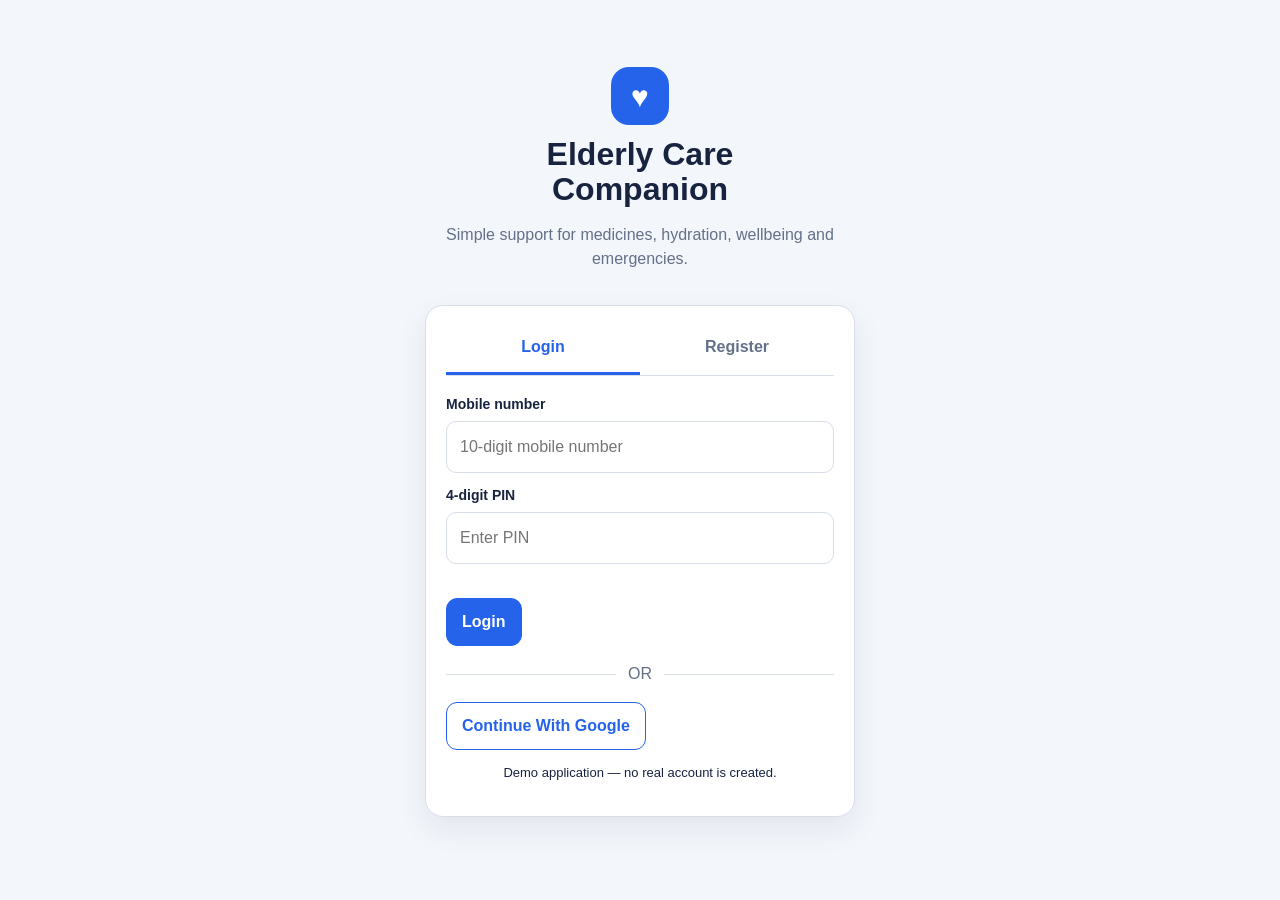
<file: index.html>
<!doctype html>
<html lang="en">
<head>
  <meta charset="UTF-8">
  <meta name="viewport" content="width=device-width, initial-scale=1.0">
  <meta name="description" content="Elderly Care Companion - a simple elderly-friendly health and medicine companion demo">
  <title>Elderly Care Companion</title>
  <link rel="stylesheet" href="style.css">
</head>
<body>
  <main id="app">
    <section id="authScreen" class="screen">
      <div class="brand">
        <div class="brand-icon">♥</div>
        <h1>Elderly Care<br>Companion</h1>
        <p>Simple support for medicines, hydration, wellbeing and emergencies.</p>
      </div>
      <div class="card auth-card">
        <div class="tabs">
          <button class="tab active" data-auth="login">Login</button>
          <button class="tab" data-auth="register">Register</button>
        </div>
        <div id="nameField" class="field hidden"><label>Your name</label><input id="nameInput" type="text" placeholder="Enter your name"></div>
        <div class="field"><label>Mobile number</label><input id="phoneInput" inputmode="numeric" maxlength="10" placeholder="10-digit mobile number"></div>
        <div class="field"><label>4-digit PIN</label><input id="pinInput" type="password" inputmode="numeric" maxlength="4" placeholder="Enter PIN"></div>
        <div id="authError" class="error"></div>
        <button id="authBtn" class="primary">Login</button>
        <div class="or"><span>OR</span></div>
        <button id="googleBtn" class="secondary">Continue With Google</button>
        <p class="small center">Demo application — no real account is created.</p>
      </div>
    </section>

    <section id="appScreen" class="hidden app-shell">
      <header class="topbar">
        <div><span class="eyebrow">ELDERLY CARE</span><h1>Companion</h1></div>
        <button id="logoutBtn" class="icon-btn" title="Log out">↪</button>
      </header>

      <div class="content">
        <section id="homeView" class="view active-view">
          <div class="greeting"><h2 id="greeting">Good evening</h2><p id="userGreeting">Here is your care summary for today.</p></div>
          <div class="stats">
            <div class="stat"><span>Medicines</span><strong id="statMeds">0/0</strong></div>
            <div class="stat"><span>Water</span><strong id="statWater">0/8</strong></div>
            <div class="stat"><span>Feeling</span><strong id="statFeeling">—</strong></div>
          </div>
          <div class="card insight"><div class="card-title"><span>✨</span><h3>Care Insight</h3></div><p id="insightText"></p><button class="text-btn" data-view="chat">Ask the care assistant →</button></div>
          <div class="card"><div class="card-title"><span>💊</span><h3>Today's medicines</h3></div><div id="medicineProgress" class="small muted"></div><div class="progress"><i id="medicineBar"></i></div><div id="todayMedicineList" class="list"></div></div>
          <div class="card"><div class="card-title"><span>🙂</span><h3>How are you feeling?</h3></div><div class="feeling-buttons"><button data-feeling="Good" class="good">Good</button><button data-feeling="Okay" class="secondary">Okay</button><button data-feeling="Not well" class="danger">Not well</button></div><p id="feelingMessage" class="muted"></p></div>
          <div class="card"><div class="card-title"><span>💧</span><h3>Water today</h3></div><div class="water-control"><button id="waterMinus" class="round">−</button><strong id="waterText">0 of 8 glasses</strong><button id="waterPlus" class="primary small-btn">+ Glass</button></div></div>
        </section>

        <section id="medsView" class="view">
          <div class="page-heading"><h2>Medicine Reminders</h2><p>Add and track your daily medicines.</p></div>
          <div class="card"><h3>Add reminder</h3><div class="field"><label>Medicine name</label><input id="medicineName" placeholder="e.g. BP tablet"></div><div class="field"><label>Dosage</label><input id="medicineDose" placeholder="e.g. 1 tablet"></div><div class="field"><label>Time</label><input id="medicineTime" type="time"></div><button id="addMedicine" class="primary">Save Reminder</button><div id="medicineMsg" class="success"></div></div>
          <div class="card"><h3>Saved reminders</h3><div id="allMedicineList" class="list"></div></div>
        </section>

        <section id="chatView" class="view">
          <div class="page-heading"><h2>AI Care Assistant</h2><p>Simple general health information — not a doctor.</p></div>
          <div class="card chat-card"><div id="chatLog" class="chat-log"><div class="bubble bot">Hello! Ask me about medicines, food, sleep, exercise, hydration or general wellbeing.</div></div><div class="chat-input"><input id="chatInput" placeholder="Type your question..."><button id="sendChat" class="primary small-btn">Send</button></div><div class="quick-actions"><button class="secondary" data-question="What should I eat today?">Food</button><button class="secondary" data-question="Tips for better sleep">Sleep</button><button class="secondary" data-question="Why do my knees hurt?">Pain</button><button class="secondary" data-question="How much water should I drink?">Water</button></div></div>
          <div class="warning">For serious symptoms such as chest pain, breathing trouble, stroke signs, fainting or severe bleeding, call <strong>112</strong> or use SOS.</div>
        </section>

        <section id="sosView" class="view">
          <div class="page-heading"><h2>Emergency SOS</h2><p>Use this demo to simulate alerting a family contact.</p></div>
          <a href="tel:112" class="danger call-btn">☎ Call 112 now</a>
          <div class="card sos-card"><button id="sosButton" class="sos">SOS</button><p><strong>Press the button to send an emergency alert.</strong></p><p class="small muted">This project simulates the alert. It does not actually notify emergency services.</p><div id="sosStatus" class="success"></div></div>
          <div class="card"><h3>Family contact</h3><div class="field"><label>Name</label><input id="familyName" placeholder="Family member"></div><div class="field"><label>Mobile number</label><input id="familyPhone" inputmode="numeric" maxlength="10" placeholder="10-digit number"></div><button id="saveFamily" class="primary">Save Contact</button><div id="familyMsg" class="success"></div></div>
        </section>

        <section id="alertsView" class="view">
          <div class="page-heading"><h2>Alerts</h2><p>Missed medicines and emergency activity.</p></div>
          <div id="alertsList"></div>
        </section>
      </div>

      <nav class="bottom-nav">
        <button class="nav-item active" data-view="home">⌂<span>Home</span></button>
        <button class="nav-item" data-view="meds">💊<span>Medicines</span></button>
        <button class="nav-item" data-view="chat">💬<span>Assistant</span></button>
        <button class="nav-item" data-view="sos">🆘<span>SOS</span></button>
        <button class="nav-item" data-view="alerts">🔔<span>Alerts</span><b id="alertBadge" class="badge hidden">0</b></button>
      </nav>
    </section>
  </main>
  <script src="script.js"></script>
</body>
</html>
</file>
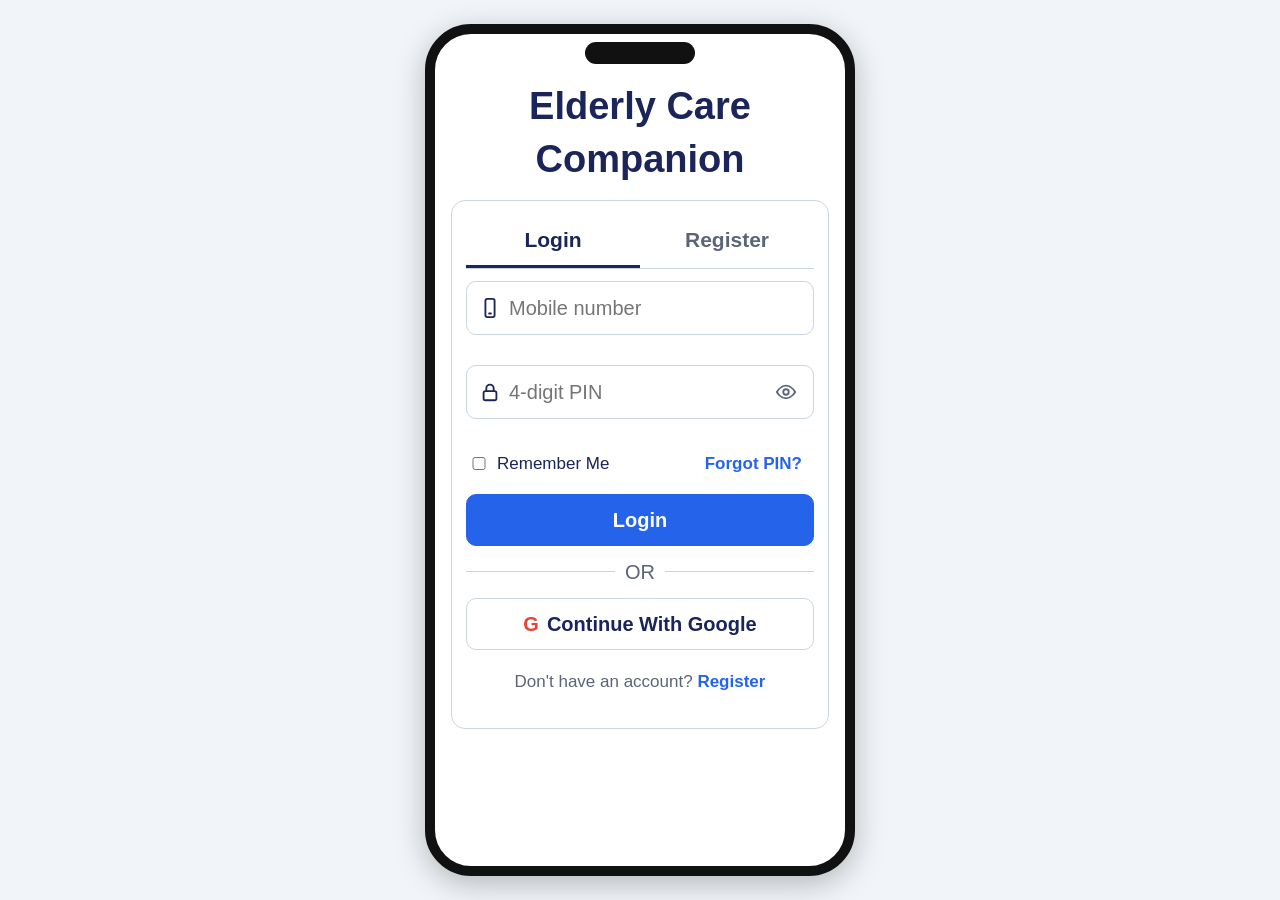
<file: original_referrence.html>
<!doctype html>
<html lang="en">
<head>
<meta charset="utf-8">
<meta name="viewport" content="width=device-width, initial-scale=1, viewport-fit=cover">
<title>Elderly Care Companion</title>
<style>
:root{--fs:18px;--bg:#fff;--card:#fff;--tx:#1b2559;--mu:#5b6478;--bd:#cbd5e1;--pri:#2563eb;--on:#fff;--ok:#16803c;--er:#dc2626;--wa:#f59e0b;--soft:#f1f5f9;box-sizing:border-box}
@media (prefers-color-scheme:dark){:root:not([data-theme="light"]){--bg:#0e1621;--card:#17222f;--tx:#f1f5f9;--mu:#b6c2d1;--bd:#475569;--pri:#6ea0ff;--on:#06143a;--ok:#4cc38a;--er:#ff8a7a;--soft:#1f2c3b}}
:root[data-theme="dark"]{--bg:#0e1621;--card:#17222f;--tx:#f1f5f9;--mu:#b6c2d1;--bd:#475569;--pri:#6ea0ff;--on:#06143a;--ok:#4cc38a;--er:#ff8a7a;--soft:#1f2c3b}
*{box-sizing:border-box}html,body{margin:0;height:100%}
body{background:var(--bg);color:var(--tx);font:var(--fs)/1.4 Arial,'Helvetica Neue',sans-serif}
#app{position:relative;max-width:430px;height:100%;margin:0 auto;display:flex;flex-direction:column;background:var(--bg);overflow:hidden}
.notch{display:none}
@media (min-width:600px){body{height:auto;padding:24px 0;background:var(--soft)}#app{height:min(860px,calc(100vh - 48px));border:10px solid #111;border-radius:46px;box-shadow:0 8px 30px rgba(0,0,0,.25)}.notch{display:block;position:absolute;top:8px;left:50%;width:110px;height:22px;margin-left:-55px;background:#111;border-radius:12px;z-index:6}.scr{padding-top:22px}}
.scr{flex:1;overflow:auto;padding:16px 16px 20px;padding-top:max(16px,env(safe-area-inset-top,0px))}
#home{flex:1;min-height:0;display:flex;flex-direction:column}
h1{font-size:1.6em;text-align:center;margin:10px 0 14px;font-weight:700}h2{font-size:1.1em;margin:0 0 8px}
.brand{font-size:1.9em;margin-top:30px}
.card{background:var(--card);border:1.5px solid var(--bd);border-radius:14px;padding:14px;margin-bottom:12px}
.dash{border-style:dashed}
.tabs{display:flex;border-bottom:1.5px solid var(--bd);margin-bottom:12px}.tab{flex:1;background:none;border:0;border-bottom:3px solid transparent;border-radius:0;color:var(--mu);min-height:46px;font-size:1.05em}.tab.on{color:var(--tx);border-bottom-color:var(--tx)}
.fld{display:flex;align-items:center;gap:8px;border:1.5px solid var(--bd);border-radius:10px;padding:0 12px;background:var(--card);margin-top:10px}.fld input{border:0;background:none;padding:12px 0;min-height:50px}.fld:focus-within{border-color:var(--pri)}.fld.bad{border-color:var(--er)}
.fld button{width:auto;min-height:40px;padding:4px;border:0;background:none;color:var(--mu)}
input{width:100%;font:inherit;color:var(--tx);background:var(--card);border:1.5px solid var(--bd);border-radius:10px;padding:12px;min-height:50px}
.fld input:focus-visible{outline:none}
input.bad{border-color:var(--er)}
.msg{color:var(--er);font-weight:700;font-size:.85em;min-height:1.2em}.msg.ok{color:var(--ok)}
.ic,.nav svg,.tri{width:22px;height:22px;fill:none;stroke:currentColor;stroke-width:2;stroke-linecap:round;stroke-linejoin:round;flex:none}
.tri{width:34px;height:34px}
button,.btn{font:inherit;font-weight:700;min-height:52px;padding:10px 16px;border-radius:10px;border:1.5px solid var(--pri);background:var(--pri);color:var(--on);width:100%;display:flex;align-items:center;justify-content:center;gap:8px;cursor:pointer;text-decoration:none}
.alt{background:var(--card);color:var(--pri)}.good{background:var(--ok);border-color:var(--ok);color:#fff}.danger{background:var(--er);border-color:var(--er);color:#fff}
.sm{width:auto;min-height:44px;padding:6px 12px}
button:focus-visible,input:focus-visible,a:focus-visible{outline:3px solid var(--wa);outline-offset:2px}
button:disabled{opacity:.75}
.sp{display:inline-block;width:1em;height:1em;border:3px solid currentColor;border-top-color:transparent;border-radius:50%;animation:s 1s linear infinite;vertical-align:middle}
@keyframes s{to{transform:rotate(360deg)}}@keyframes pl{50%{transform:scale(1.1);opacity:.75}}
@media (prefers-reduced-motion:reduce){.sp,.pulse{animation:none}}
.row{display:flex;gap:10px;align-items:center;justify-content:space-between}
.or{display:flex;align-items:center;gap:10px;color:var(--mu);margin:12px 0}.or:before,.or:after{content:"";flex:1;border-top:1.5px solid var(--bd)}
.kp{display:grid;grid-template-columns:repeat(3,1fr);gap:8px;margin-bottom:12px}.kp div{border:1.5px solid var(--bd);border-radius:12px;padding:10px 6px;text-align:center;font-size:.8em;color:var(--mu)}.kp b{display:block;font-size:1.4em;color:var(--tx)}
.med{display:flex;gap:10px;align-items:center;justify-content:space-between;padding:10px 0;border-top:1px solid var(--bd)}.med:first-child{border-top:0}.med b{display:block}.mu{color:var(--mu)}.done{color:var(--ok);font-weight:700}
table{width:100%;border-collapse:collapse;font-size:.85em}th,td{border:1.5px solid var(--bd);padding:6px;text-align:left}th{background:var(--soft)}
.pb{height:16px;border-radius:8px;background:var(--soft);border:1.5px solid var(--bd);overflow:hidden}.pb i{display:block;height:100%;background:var(--ok);width:0;transition:width .3s}
#mpb{background:var(--pri);border-color:var(--pri);height:22px}#mpb i{background:#fff}
.al{display:flex;gap:10px;align-items:center}
.nav{display:flex;border-top:1.5px solid var(--bd);background:var(--card);padding-bottom:env(safe-area-inset-bottom,0px)}
.nav button{border:0;border-radius:0;background:transparent;color:var(--mu);flex:1;font-size:.65em;min-height:58px;padding:6px 2px;flex-direction:column;gap:2px;position:relative}
.nav button[aria-current="page"]{color:var(--pri);box-shadow:inset 0 3px 0 var(--pri)}
.bdg{background:var(--er);color:#fff;border-radius:10px;font-size:11px;padding:0 6px;position:absolute;top:4px;right:10px}
.sosbtn{width:190px;height:190px;border-radius:50%;font-size:2.4em;margin:12px auto;touch-action:none;user-select:none;-webkit-user-select:none}
.big{display:flex;align-items:center;justify-content:center;border-radius:50%;width:190px;height:190px;margin:12px auto;font-size:3em;color:#fff;background:var(--er)}
.pulse{animation:pl 1.4s ease-in-out infinite}
#log{max-height:42vh;overflow:auto}
.bub{padding:10px 12px;border-radius:14px;margin:8px 0;max-width:94%;white-space:pre-wrap;overflow-wrap:anywhere}
.me{background:var(--pri);color:var(--on);margin-left:auto}.bot{background:var(--soft);border:1.5px solid var(--bd)}
.warn{background:var(--card);border:3px solid var(--er);max-width:100%}
.chips{display:grid;grid-template-columns:1fr 1fr;gap:8px}.chips button{font-size:.85em;min-height:46px}
.toast{position:fixed;left:12px;right:12px;top:calc(12px + env(safe-area-inset-top,0px));max-width:400px;margin:0 auto;background:var(--wa);color:#000;padding:12px;border-radius:12px;font-weight:700;z-index:9}
[hidden]{display:none!important}

</style>
</head>
<body>
<div id="app">
<div class="notch"></div>
<div class="scr" id="login">
  <h1 class="brand">Elderly Care<br>Companion</h1>
  <div class="card">
    <div class="tabs"><button class="tab on" data-tab="login">Login</button><button class="tab" data-tab="reg">Register</button></div>
    <div id="nmw" hidden><div class="fld" id="nmf"><svg class="ic" viewBox="0 0 24 24"><circle cx="12" cy="8" r="4"/><path d="M4 21c0-4 4-6 8-6s8 2 8 6"/></svg><input id="nm" aria-label="Your name" placeholder="Your name" autocomplete="given-name"></div><div class="msg" id="nme" role="alert"></div></div>
    <div class="fld"><svg class="ic" viewBox="0 0 24 24"><rect x="7" y="2" width="10" height="20" rx="2"/><path d="M11 18h2"/></svg><input id="ph" aria-label="Mobile number" inputmode="numeric" autocomplete="tel" placeholder="Mobile number"></div><div class="msg" id="pe" role="alert"></div>
    <div class="fld"><svg class="ic" viewBox="0 0 24 24"><rect x="5" y="11" width="14" height="10" rx="2"/><path d="M8 11V8a4 4 0 0 1 8 0v3"/></svg><input id="pin" type="password" aria-label="4-digit PIN" inputmode="numeric" maxlength="4" placeholder="4-digit PIN"><button id="eye" aria-label="Show or hide PIN"><svg class="ic" viewBox="0 0 24 24"><path d="M2 12s4-7 10-7 10 7 10 7-4 7-10 7S2 12 2 12z"/><circle cx="12" cy="12" r="3"/></svg></button></div><div class="msg" id="ne" role="alert"></div>
    <div class="row" style="margin:6px 0 12px"><label style="display:flex;gap:6px;align-items:center;font-size:.85em"><input type="checkbox" style="width:18px;min-height:0"> Remember Me</label><button class="sm alt" id="forgot" style="border:0;background:none;font-size:.85em;min-height:36px">Forgot PIN?</button></div>
    <button id="lg">Login</button>
    <div class="or">OR</div>
    <button class="alt" id="goog" style="color:var(--tx);border-color:var(--bd)"><b style="color:#ea4335">G</b> Continue With Google</button>
    <p class="mu" style="text-align:center;font-size:.85em">Don't have an account? <button class="sm alt" id="toReg" style="display:inline;border:0;background:none;min-height:30px;padding:0;width:auto;font-size:1em">Register</button></p>
  </div>
</div>

<div id="home" hidden>
<div class="scr">
  <section id="v-home">
    <h1>Elderly Care Companion</h1>
    <div class="mu" id="hi" style="text-align:center;margin:-8px 0 12px"></div>
    <div class="kp"><div>Medicines<b id="k1"></b></div><div>Water<b id="k2"></b></div><div>Feeling<b id="k3"></b></div></div>
    <div class="card"><h2>AI Generated Insight</h2><div id="insight"></div><button class="alt" data-go="chat" style="margin-top:10px">Ask a health question</button></div>
    <div class="card"><h2>Today's medicines</h2><div id="prog" class="mu"></div><div class="pb" aria-hidden="true"><i id="pbar"></i></div><div id="todayList" style="margin-top:6px"></div></div>
    <div class="card"><h2>How are you feeling?</h2><div class="row" style="flex-wrap:wrap"><button class="good sm" data-feel="good">Good</button><button class="alt sm" data-feel="okay">Okay</button><button class="danger sm" data-feel="bad">Not well</button></div><div id="feel" class="mu" style="margin-top:8px"></div></div>
    <div class="card"><h2>Water today</h2><div class="row"><button class="alt sm" id="wm" aria-label="Remove a glass">-</button><b id="wt"></b><button class="sm" id="wp" aria-label="Add a glass">+ Glass</button></div></div>
    <div class="card"><div class="row"><b>Text size</b><span style="display:flex;gap:8px"><button class="alt sm" id="fm" aria-label="Smaller text">A-</button><button class="alt sm" id="fp" aria-label="Larger text">A+</button></span></div></div>
    <button class="alt" id="out">Log out</button>
  </section>

  <section id="v-meds" hidden>
    <h1>Medicine Reminders</h1>
    <div class="card dash"><h2>Add reminder</h2>
      <input id="mn" aria-label="Medicine name" placeholder="Medicine name"><div class="msg" id="mne" role="alert"></div>
      <input id="md" aria-label="Dosage" placeholder="Dosage, e.g. 1 tablet"><div class="msg" id="mde" role="alert"></div>
      <input id="mt" type="time" aria-label="Time"><div class="msg" id="mte" role="alert"></div>
      <button id="ms">Save Reminder</button>
      <div class="pb" id="mpb" hidden style="margin-top:12px"><i id="mpi"></i></div>
      <div class="msg" id="mpt" style="text-align:center;color:var(--pri)"></div>
      <div class="msg ok" id="mok" role="status" style="text-align:center"></div>
    </div>
    <div class="card"><h2>Saved Reminders</h2><div id="allList"></div></div>
  </section>

  <section id="v-chat" hidden>
    <h1>AI Care Assistant</h1>
    <div class="card"><div class="row"><input id="ci" aria-label="Your question" placeholder="Ask anything about your health..." style="flex:1"><button class="sm" id="cs">Send</button></div>
      <div class="row" style="margin-top:8px"><button class="alt sm" id="mic">Speak</button><label style="display:flex;gap:6px;align-items:center;font-size:.85em"><input type="checkbox" id="rd" style="width:18px;min-height:0"> Read aloud</label></div></div>
    <div class="card"><h2>AI Generated Insight</h2><div id="log" aria-live="polite"><div class="bub bot">Hello! Ask me about your health, food, sleep, exercise or medicines. I will answer in simple words.</div></div><p class="mu" style="font-size:.8em;margin:6px 0 0">General information only, not a doctor. For serious symptoms call 112.</p></div>
    <div class="card"><h2>Quick Actions</h2><div class="chips" id="chips"></div></div>
  </section>

  <section id="v-sos" hidden>
    <h1>Emergency</h1>
    <a class="btn danger" href="tel:112" style="margin-bottom:12px">Call 112 now</a>
    <div class="card" style="text-align:center">
      <div id="sIdle"><button class="sosbtn danger" id="sos" aria-label="SOS. Press and hold for 3 seconds">SOS</button><b>Press and hold for 3 seconds</b><div class="pb" style="margin:12px 0"><i id="hold" style="background:var(--er)"></i></div><button class="alt" id="sosNow">Or tap here to send SOS now</button></div>
      <div id="sLoad" hidden role="status"><div class="big pulse"><span class="sp" style="width:60px;height:60px;border-width:6px"></span></div><b>Alerting your family...</b><div id="steps" style="text-align:left;margin-top:10px"></div></div>
      <div id="sDone" hidden role="status"><div class="big" style="background:var(--ok)">&#10003;</div><h2 class="done">Family Notified</h2><div>Help is on the way</div><button class="alt" id="sosAgain" style="margin-top:12px">Back</button></div>
      <p class="mu" style="font-size:.8em">Demo: the alert is simulated. In a real emergency call 112.</p>
    </div>
    <div class="card"><h2>Family contact</h2>
      <input id="fn" aria-label="Family member name" placeholder="Name"><input id="fp2" aria-label="Family mobile number" inputmode="numeric" placeholder="Mobile number" style="margin-top:8px"><div class="msg" id="fe" role="alert"></div>
      <button id="fs">Save contact</button><a class="btn good" id="fc" href="#" hidden style="margin-top:10px">Call family</a>
    </div>
  </section>

  <section id="v-alerts" hidden><h1>Alerts</h1><div id="alist"></div></section>
</div>
<div class="nav" role="navigation" aria-label="Main">
  <button data-go="home" aria-current="page"><svg viewBox="0 0 24 24"><path d="M3 11l9-8 9 8M5 10v10h14V10M10 20v-6h4v6"/></svg>Home</button>
  <button data-go="meds"><svg viewBox="0 0 24 24"><rect x="2" y="8" width="20" height="8" rx="4" transform="rotate(-45 12 12)"/><path d="M9 15l6-6"/></svg>Medicines</button>
  <button data-go="chat"><svg viewBox="0 0 24 24"><path d="M4 4h16v12H9l-5 4z"/></svg>AI</button>
  <button data-go="sos"><svg viewBox="0 0 24 24"><circle cx="12" cy="12" r="9"/><path d="M12 7v10M7 12h10"/></svg>SOS</button>
  <button data-go="alerts"><svg viewBox="0 0 24 24"><path d="M6 16v-5a6 6 0 0 1 12 0v5l2 2H4zM10 21h4"/></svg>Alerts<span class="bdg" id="bdg" hidden></span></button>
</div>
</div>
<div class="toast" id="toast" role="alert" hidden></div>
</div>
<script>
(function(){
var $=function(s){return document.querySelector(s)},$$=function(s){return document.querySelectorAll(s)};
var day=new Date().toDateString();
var S={user:null,name:'',day:day,fs:20,water:0,feel:'',fam:{n:'',p:''},meds:[{id:1,name:'BP tablet',dose:'1 tablet',time:'08:00',taken:false},{id:2,name:'Vitamin D',dose:'1 capsule',time:'13:00',taken:false}],log:[],dis:[]};
try{var r=JSON.parse(localStorage.getItem('ecc2')||'null');if(r){S=Object.assign(S,r);if(r.day!==day){S.day=day;S.log=[];S.dis=[];S.water=0;S.feel='';S.meds.forEach(function(m){m.taken=false})}}}catch(e){}
function save(){try{localStorage.setItem('ecc2',JSON.stringify(S))}catch(e){}}
function esc(t){var d=document.createElement('div');d.textContent=t;return d.innerHTML}
function pad(n){return (n<10?'0':'')+n}
function hm(){var d=new Date();return pad(d.getHours())+':'+pad(d.getMinutes())}
function t12(t){var p=t.split(':'),h=+p[0];return ((h%12)||12)+':'+p[1]+(h<12?' AM':' PM')}
function sorted(){return S.meds.slice().sort(function(a,b){return a.time<b.time?-1:1})}
function toast(t){var e=$('#toast');e.textContent=t;e.hidden=false;clearTimeout(toast.t);toast.t=setTimeout(function(){e.hidden=true},8000)}
function speak(t){try{speechSynthesis.cancel();var u=new SpeechSynthesisUtterance(t);u.rate=.9;speechSynthesis.speak(u)}catch(e){}}
function setFs(){document.documentElement.style.setProperty('--fs',S.fs+'px')}
setFs();

/* login */
function chk(){var n=$('#nm').value.trim(),p=$('#ph').value.replace(/\s/g,''),k=$('#pin').value;
 var a=(reg&&!n)?'Please enter your name':'',b=!p?'Please enter your mobile number':!/^\d{10}$/.test(p)?'Enter a valid 10-digit number':'',c=!k?'Please enter your PIN':!/^\d{4}$/.test(k)?'PIN must be 4 digits':'';
 $('#nme').textContent=a;$('#nm').classList.toggle('bad',!!a);$('#pe').textContent=b;$('#ph').classList.toggle('bad',!!b);$('#ne').textContent=c;$('#pin').classList.toggle('bad',!!c);return !a&&!b&&!c}
var touched=false;
['#nm','#ph','#pin'].forEach(function(s){$(s).oninput=function(){if(touched)chk()}});
$('#lg').onclick=function(){touched=true;if(!chk())return;var b=this;b.disabled=true;b.innerHTML='<span class="sp"></span> Logging In...';
 setTimeout(function(){b.className='good';b.innerHTML='&#10003; '+(reg?'Account Created':'Login Successful');
  setTimeout(function(){S.user=$('#ph').value.replace(/\s/g,'');S.name=$('#nm').value.trim()||S.name;save();b.disabled=false;b.className='';b.textContent=reg?'Register':'Login';enter()},800)},1200)};
$('#out').onclick=function(){S.user=null;save();$('#home').hidden=true;$('#login').hidden=false;$('#pin').value='';touched=false;['#nme','#pe','#ne'].forEach(function(s){$(s).textContent=''})};
function enter(){$('#login').hidden=true;$('#home').hidden=false;go('home')}

/* nav */
function go(v){['home','meds','chat','sos','alerts'].forEach(function(x){$('#v-'+x).hidden=x!==v});
 $$('.nav button').forEach(function(b){if(b.dataset.go===v)b.setAttribute('aria-current','page');else b.removeAttribute('aria-current')});draw();$('.scr:not([hidden])').scrollTop=0}
document.addEventListener('click',function(e){
 var g=e.target.closest('[data-go]');if(g){go(g.dataset.go);return}
 var t=e.target.closest('[data-take]'),d=e.target.closest('[data-del]'),f=e.target.closest('[data-feel]'),x=e.target.closest('[data-dis]');
 if(t){S.meds.forEach(function(m){if(m.id==t.dataset.take)m.taken=true});save();draw()}
 if(d){S.meds=S.meds.filter(function(m){return m.id!=d.dataset.del});save();draw()}
 if(x){S.dis.push(x.dataset.dis+day);save();alerts()}
 if(f){S.feel=f.dataset.feel;save();draw();if(S.feel==='bad'){go('chat');ask('I am not feeling well today.')}}});
$('#fp').onclick=function(){S.fs=Math.min(30,S.fs+2);setFs();save()};$('#fm').onclick=function(){S.fs=Math.max(16,S.fs-2);setFs();save()};
$('#wp').onclick=function(){S.water=Math.min(20,S.water+1);save();draw()};$('#wm').onclick=function(){S.water=Math.max(0,S.water-1);save();draw()};

/* draw */
function medRow(m,del){return '<div class="med"><div><b>'+esc(m.name)+'</b><span class="mu">'+esc(m.dose)+' &middot; '+t12(m.time)+'</span></div>'+
 (del?'<button class="alt sm" data-del="'+m.id+'" aria-label="Delete '+esc(m.name)+'">Delete</button>':(m.taken?'<span class="done">&#10003; Taken</span>':'<button class="good sm" data-take="'+m.id+'">Taken</button>'))+'</div>'}
function draw(){
 var h=new Date().getHours();$('#hi').textContent=(h<12?'Good morning':h<17?'Good afternoon':'Good evening')+(S.name?', '+S.name:'');
 var l=sorted(),t=l.filter(function(m){return m.taken}).length;
 $('#prog').textContent=l.length?t+' of '+l.length+' taken':'No reminders yet';$('#pbar').style.width=(l.length?100*t/l.length:0)+'%';
 $('#todayList').innerHTML=l.map(function(m){return medRow(m,false)}).join('')||'<span class="mu">Add a reminder in Medicines.</span>';
 $('#allList').innerHTML=l.length?'<table><tr><th>Medicine</th><th>Dose</th><th>Time</th><th>Action</th></tr>'+l.map(function(m){return '<tr><td>'+esc(m.name)+'</td><td>'+esc(m.dose)+'</td><td>'+t12(m.time)+'</td><td><button class="alt sm" data-del="'+m.id+'" aria-label="Delete '+esc(m.name)+'">Delete</button></td></tr>'}).join('')+'</table>':'<span class="mu">Nothing saved yet.</span>';
 $('#wt').textContent=S.water+' of 8 glasses';$('#k1').textContent=t+'/'+l.length;$('#k2').textContent=S.water+'/8';$('#k3').textContent=S.feel==='good'?'Good':S.feel==='okay'?'Okay':S.feel==='bad'?'Not well':'-';var nx0=l.filter(function(m){return !m.taken})[0];$('#insight').textContent=(l.length?'You have taken '+t+' of '+l.length+' medicines today. '+(nx0?'Next: '+nx0.name+' at '+t12(nx0.time)+'.':'All done, well done!'):'Add your medicine reminders to get started.')+' Water: '+S.water+' of 8 glasses.';
 $('#feel').textContent=S.feel==='good'?'Glad you are feeling good!':S.feel==='okay'?'Take it easy and drink some water.':S.feel==='bad'?'Ask the companion or use SOS if serious.':'';
 $('#fn').value=S.fam.n;$('#fp2').value=S.fam.p;var c=$('#fc');c.hidden=!S.fam.p;if(S.fam.p){c.href='tel:'+S.fam.p;c.textContent='Call '+(S.fam.n||'family')}
 alerts()}

/* medicines */
function vm(){var n=$('#mn').value.trim(),d=$('#md').value.trim(),t=$('#mt').value;
 var a=n?'':'Please enter the medicine name',b=d?'':'Please enter the dosage',c=t?'':'Please choose a time';
 $('#mne').textContent=a;$('#mn').classList.toggle('bad',!!a);$('#mde').textContent=b;$('#md').classList.toggle('bad',!!b);$('#mte').textContent=c;$('#mt').classList.toggle('bad',!!c);return !a&&!b&&!c}
var mt=false;['#mn','#md','#mt'].forEach(function(s){$(s).oninput=function(){if(mt)vm()}});
$('#ms').onclick=function(){mt=true;$('#mok').textContent='';if(!vm())return;var b=this,p=0;b.disabled=true;b.innerHTML='<span class="sp"></span> Saving Reminder...';$('#mpb').hidden=false;
 var iv=setInterval(function(){p+=20;$('#mpi').style.width=p+'%';$('#mpt').textContent=p+'%';if(p>=100){clearInterval(iv);
  var tm=$('#mt').value;S.meds.push({id:Date.now(),name:$('#mn').value.trim(),dose:$('#md').value.trim(),time:tm,taken:false});save();
  $('#mok').textContent='\u2713 Reminder saved. We will remind you at '+t12(tm);
  $('#mn').value=$('#md').value=$('#mt').value='';mt=false;['#mne','#mde','#mte'].forEach(function(s){$(s).textContent=''});['#mn','#md','#mt'].forEach(function(s){$(s).classList.remove('bad')});
  b.disabled=false;b.textContent='Save Reminder';setTimeout(function(){$('#mpb').hidden=true;$('#mpi').style.width=0},900);draw()}},250)};
var fired={};
setInterval(function(){var n=hm();S.meds.forEach(function(m){var k=m.id+day;if(!m.taken&&m.time===n&&!fired[k]&&!$('#home').hidden){fired[k]=1;var s='Time to take your '+m.name+', '+m.dose;toast(s);speak(s)}});alerts()},15000);

/* SOS */
var hs=0,hr=0;
function setHold(){var p=Math.min(100,(Date.now()-hs)/30);$('#hold').style.width=p+'%';if(p>=100){stopHold();fire()}else hr=requestAnimationFrame(setHold)}
function startHold(){if(hs)return;hs=Date.now();hr=requestAnimationFrame(setHold)}
function stopHold(){cancelAnimationFrame(hr);hs=0;$('#hold').style.width=0}
var sb=$('#sos');sb.addEventListener('pointerdown',function(e){e.preventDefault();startHold()});
['pointerup','pointerleave','pointercancel'].forEach(function(ev){sb.addEventListener(ev,stopHold)});
sb.addEventListener('keydown',function(e){if((e.key===' '||e.key==='Enter')&&!e.repeat){e.preventDefault();startHold()}});sb.addEventListener('keyup',stopHold);
$('#sosNow').onclick=fire;
function fire(){$('#sIdle').hidden=true;$('#sDone').hidden=true;$('#sLoad').hidden=false;
 var st=['Getting your location','Sending message to '+(S.fam.n||'family'),'Calling contact'];
 $('#steps').innerHTML=st.map(function(s,j){return '<div id="st'+j+'">&bull; '+esc(s)+'</div>'}).join('');
 st.forEach(function(s,j){setTimeout(function(){var e=$('#st'+j);if(e){e.className='done';e.innerHTML='&#10003; '+esc(s)}},900*(j+1))});
 setTimeout(function(){$('#sLoad').hidden=true;$('#sDone').hidden=false;S.log.push({x:'SOS sent (demo) at '+t12(hm())});save();alerts()},900*4)}
$('#sosAgain').onclick=function(){$('#sDone').hidden=true;$('#sIdle').hidden=false};
$('#fs').onclick=function(){var p=$('#fp2').value.replace(/\s/g,''),ok=/^\d{10}$/.test(p);$('#fe').textContent=ok?'':'Enter a valid 10-digit number';$('#fp2').classList.toggle('bad',!ok);
 if(ok){S.fam={n:$('#fn').value.trim(),p:p};save();$('#fe').className='msg ok';$('#fe').textContent='\u2713 Contact saved';draw();setTimeout(function(){$('#fe').className='msg';$('#fe').textContent=''},2000)}else $('#fe').className='msg'};

/* alerts */
function alerts(){var n=hm(),items=[];
 S.meds.forEach(function(m){if(!m.taken&&m.time<n)items.push({k:'m'+m.id,c:'er',h:'Missed medicine',x:m.name+' ('+m.dose+') was due at '+t12(m.time)})});
 S.log.forEach(function(l,i){items.push({k:'l'+i,c:'er',h:'SOS',x:l.x})});
 items=items.filter(function(a){return S.dis.indexOf(a.k+day)<0});
 var b=$('#bdg');b.hidden=!items.length;b.textContent=items.length;
 $('#alist').innerHTML=items.map(function(a){return '<div class="card al"><svg class="tri" viewBox="0 0 24 24" style="color:var(--'+a.c+')"><path d="M12 3l10 18H2z"/><path d="M12 10v5M12 18v.5"/></svg><div style="flex:1"><b>'+a.h+'</b><div>'+esc(a.x)+'</div></div><button class="alt sm" data-dis="'+a.k+'">Dismiss</button></div>'}).join('')||'<div class="card">No alerts. All good!</div>'}

/* health companion (AI) */
var H=[],busy=false,samp=null,RED=/chest pain|can.?t breathe|cannot breathe|trouble breathing|short of breath|stroke|face droop|slurred|faint|unconscious|collapsed|severe bleeding|heart attack|suicid|want to die|fell down|i fell|overdose|very confused/i;
['Why do my knees hurt?','What should I eat today?','Tips for better sleep','I feel dizzy'].forEach(function(q){var b=document.createElement('button');b.className='alt sm';b.textContent=q;b.onclick=function(){ask(q)};$('#chips').appendChild(b)});
function bub(t,c){var d=document.createElement('div');d.className='bub '+c;d.textContent=t;$('#log').appendChild(d);d.scrollIntoView({block:'nearest'});return d}
function getSample(){if(samp)return samp;samp=(window.claude&&claude.use?claude.use('sample'):Promise.resolve(null)).catch(function(){return null});return samp}
function local(q){q=q.toLowerCase();var l=sorted(),nx=l.filter(function(m){return !m.taken})[0];
 if(/medic|tablet|pill|next/.test(q))return nx?'Your next medicine is '+nx.name+' ('+nx.dose+') at '+t12(nx.time)+'.':'You have taken all your medicines today. Well done!';
 if(/water|drink/.test(q))return 'Try to drink about 6 to 8 glasses of water a day unless your doctor has told you otherwise. You have had '+S.water+' today.';
 return 'I cannot reach the smart assistant right now. Please try again in a moment, or ask your doctor or family. For serious symptoms call 112.'}
function prompt(q){var l=sorted().map(function(m){return m.name+' '+m.dose+' at '+t12(m.time)+(m.taken?' (taken)':' (not yet taken)')}).join('; ');
 return 'You are a warm, patient health companion for an elderly person in India. Write in very simple short sentences, at most 120 words, in plain text with no markdown, asterisks or tables. Use short numbered lines for steps. Answer any health, nutrition, sleep, exercise, pain, mood, hydration or medicine-timing question with helpful general information. Never diagnose and never change prescribed doses. If a symptom could be serious (chest pain, breathing trouble, stroke signs, fainting, a fall with injury, sudden confusion, heavy bleeding, thoughts of self-harm), begin by telling them to press SOS or call 112 now. When useful, end with one gentle line suggesting they check with their doctor. Be kind and reassuring.\n\nContext: today is '+new Date().toDateString()+'. Their name is '+(S.name||'unknown')+'. Medicines today: '+(l||'none')+'. Water so far: '+S.water+' glasses.\n\nConversation so far:\n'+H.slice(-8).map(function(m){return (m.u?'Person: ':'You: ')+m.t}).join('\n')+'\n\nPerson: '+q+'\nYou:'}
function ask(q){q=(q||'').trim();if(!q||busy)return;busy=true;$('#ci').value='';bub(q,'me');
 if(RED.test(q)){var w=bub('This may be serious. Press SOS or call 112 right now.','bot warn');var a=document.createElement('div');a.className='row';a.style.marginTop='8px';a.innerHTML='<button class="danger sm" data-go="sos">Open SOS</button><a class="btn danger sm" href="tel:112" style="width:auto">Call 112</a>';w.appendChild(a)}
 var b=bub('','bot');b.innerHTML='<span class="sp"></span> Thinking...';
 getSample().then(function(sm){
  if(!sm)return local(q);
  return sm(prompt(q),{cache:false,onText:function(r){b.textContent=r.text}}).then(function(r){return r.text||local(q)})})
 .catch(function(e){return e&&e.code==='not_granted'?'I need your permission to answer. Please send your question again and tap Allow.':e&&e.code==='rate_limited'?'Too many questions at once. Please wait a moment and ask again.':local(q)})
 .then(function(t){b.textContent=t;H.push({u:1,t:q},{u:0,t:t});if($('#rd').checked)speak(t)})
 .then(function(){busy=false});}
$('#cs').onclick=function(){ask($('#ci').value)};$('#ci').onkeydown=function(e){if(e.key==='Enter')ask(this.value)};
var SR=window.SpeechRecognition||window.webkitSpeechRecognition;
if(!SR)$('#mic').hidden=true;else $('#mic').onclick=function(){try{var rc=new SR();rc.lang='en-IN';rc.onresult=function(e){$('#ci').value=e.results[0][0].transcript;ask($('#ci').value)};rc.start();this.textContent='Listening...';var s=this;rc.onend=function(){s.textContent='Speak'}}catch(e){}};


var reg=false;
function setMode(r){reg=r;$('#nmw').hidden=!r;$('#lg').textContent=r?'Register':'Login';$$('.tab').forEach(function(t){t.classList.toggle('on',(t.dataset.tab==='reg')===r)});['#nme','#pe','#ne'].forEach(function(s){$(s).textContent=''});touched=false}
$$('.tab').forEach(function(t){t.onclick=function(){setMode(t.dataset.tab==='reg')}});
$('#toReg').onclick=function(){setMode(true)};
$('#eye').onclick=function(){var p=$('#pin');p.type=p.type==='password'?'text':'password'};
$('#forgot').onclick=function(){toast('Demo: a PIN reset link would be sent to your mobile.')};
$('#goog').onclick=function(){toast('Google sign-in is not available in this demo.')};
if(S.user)enter();
})();
</script>
</body>
</html>
</file>
<file: style.css>
:root{--bg:#f3f6fb;--card:#fff;--text:#18233f;--muted:#657089;--border:#d8deea;--primary:#2563eb;--primary-dark:#1746ad;--success:#16803c;--danger:#dc2626;--warning:#fff4d6;--shadow:0 12px 30px rgba(24,35,63,.08)}*{box-sizing:border-box}body{margin:0;background:var(--bg);color:var(--text);font:16px/1.5 Arial,Helvetica,sans-serif}button,input{font:inherit}button{cursor:pointer}.hidden{display:none!important}.screen{min-height:100vh;display:flex;flex-direction:column;align-items:center;justify-content:center;padding:28px}.brand{text-align:center;margin-bottom:18px}.brand-icon{margin:auto auto 12px;width:58px;height:58px;border-radius:18px;background:var(--primary);color:#fff;display:grid;place-items:center;font-size:30px}.brand h1{font-size:32px;line-height:1.1;margin:0}.brand p{color:var(--muted);max-width:420px}.card{background:var(--card);border:1px solid var(--border);border-radius:18px;padding:20px;margin-bottom:16px;box-shadow:var(--shadow)}.auth-card{width:min(100%,430px)}.tabs{display:flex;border-bottom:1px solid var(--border);margin:-4px 0 18px}.tab{flex:1;border:0;background:none;padding:13px;color:var(--muted);font-weight:700;border-bottom:3px solid transparent}.tab.active{color:var(--primary);border-bottom-color:var(--primary)}.field{margin:12px 0}.field label{display:block;font-weight:700;font-size:14px;margin-bottom:6px}.field input{width:100%;padding:13px;border:1.5px solid var(--border);border-radius:10px;background:#fff;outline:none}.field input:focus{border-color:var(--primary);box-shadow:0 0 0 3px rgba(37,99,235,.1)}.primary,.secondary,.danger,.good{border:1.5px solid var(--primary);border-radius:11px;min-height:48px;padding:10px 15px;font-weight:700}.primary{background:var(--primary);color:#fff}.primary:hover{background:var(--primary-dark)}.secondary{background:#fff;color:var(--primary)}.danger{background:var(--danger);color:#fff;border-color:var(--danger)}.good{background:var(--success);color:#fff;border-color:var(--success)}.or{display:flex;align-items:center;gap:12px;color:var(--muted);margin:16px 0}.or:before,.or:after{content:"";height:1px;background:var(--border);flex:1}.small{font-size:13px}.center{text-align:center}.muted{color:var(--muted)}.error{color:var(--danger);font-weight:700;min-height:22px}.success{color:var(--success);font-weight:700;min-height:22px;margin-top:8px}.app-shell{max-width:1100px;margin:auto;min-height:100vh;background:var(--bg)}.topbar{background:#fff;border-bottom:1px solid var(--border);padding:18px 24px;display:flex;align-items:center;justify-content:space-between;position:sticky;top:0;z-index:5}.topbar h1{margin:0;font-size:25px}.eyebrow{font-size:11px;letter-spacing:1.5px;color:var(--primary);font-weight:800}.icon-btn{border:0;background:#eef3ff;color:var(--primary);border-radius:10px;width:44px;height:44px;font-size:22px}.content{padding:24px;max-width:900px;margin:auto}.view{display:none}.view.active-view{display:block}.greeting h2,.page-heading h2{margin:0 0 3px;font-size:27px}.greeting p,.page-heading p{margin:0 0 18px;color:var(--muted)}.stats{display:grid;grid-template-columns:repeat(3,1fr);gap:12px;margin-bottom:16px}.stat{background:#fff;border:1px solid var(--border);border-radius:15px;padding:15px}.stat span{font-size:13px;color:var(--muted)}.stat strong{display:block;font-size:23px;margin-top:3px}.card-title{display:flex;align-items:center;gap:9px}.card-title h3{margin:0}.insight{border-left:5px solid var(--primary)}.text-btn{border:0;background:none;color:var(--primary);font-weight:700;padding:4px 0}.progress{height:11px;background:#edf1f7;border-radius:20px;overflow:hidden;margin:8px 0 5px}.progress i{display:block;height:100%;width:0;background:var(--success);transition:.3s}.list .medicine-row{display:flex;align-items:center;justify-content:space-between;gap:10px;padding:12px 0;border-top:1px solid var(--border)}.medicine-row:first-child{border-top:0}.medicine-info strong{display:block}.medicine-info span{color:var(--muted);font-size:14px}.small-btn{min-height:42px;padding:8px 12px}.feeling-buttons{display:flex;gap:8px;flex-wrap:wrap}.water-control{display:flex;align-items:center;justify-content:space-between;gap:10px}.round{width:45px;height:45px;border-radius:50%;border:1px solid var(--border);background:#fff;font-size:24px}.chat-card{padding:14px}.chat-log{height:360px;overflow:auto;padding:6px}.bubble{max-width:85%;padding:11px 14px;border-radius:15px;margin:8px 0;white-space:pre-wrap}.bubble.bot{background:#f0f3f8;border:1px solid var(--border)}.bubble.me{background:var(--primary);color:#fff;margin-left:auto}.chat-input{display:flex;gap:8px;border-top:1px solid var(--border);padding-top:12px}.chat-input input{flex:1;border:1px solid var(--border);border-radius:10px;padding:12px}.quick-actions{display:grid;grid-template-columns:repeat(4,1fr);gap:8px;margin-top:10px}.quick-actions button{min-height:40px}.warning{background:var(--warning);border:1px solid #f1cf72;padding:14px;border-radius:13px}.call-btn{display:block;text-align:center;text-decoration:none;margin-bottom:16px}.sos-card{text-align:center}.sos{width:190px;height:190px;border-radius:50%;border:10px solid #fee2e2;background:var(--danger);color:#fff;font-size:46px;font-weight:800;box-shadow:0 0 0 12px rgba(220,38,38,.08);margin:10px auto 18px}.bottom-nav{position:sticky;bottom:0;background:#fff;border-top:1px solid var(--border);display:grid;grid-template-columns:repeat(5,1fr);z-index:5}.nav-item{border:0;background:none;color:var(--muted);min-height:66px;font-weight:700;position:relative}.nav-item span{display:block;font-size:12px;margin-top:3px}.nav-item.active{color:var(--primary);box-shadow:inset 0 3px var(--primary)}.badge{position:absolute;top:5px;right:25%;background:var(--danger);color:#fff;border-radius:10px;padding:1px 6px;font-size:10px}.alert-card{border-left:5px solid var(--danger)}@media(max-width:650px){.content{padding:16px}.topbar{padding:15px 16px}.stats{gap:7px}.stat{padding:12px 9px}.stat strong{font-size:19px}.quick-actions{grid-template-columns:1fr 1fr}.sos{width:160px;height:160px}.brand h1{font-size:28px}}
</file>
